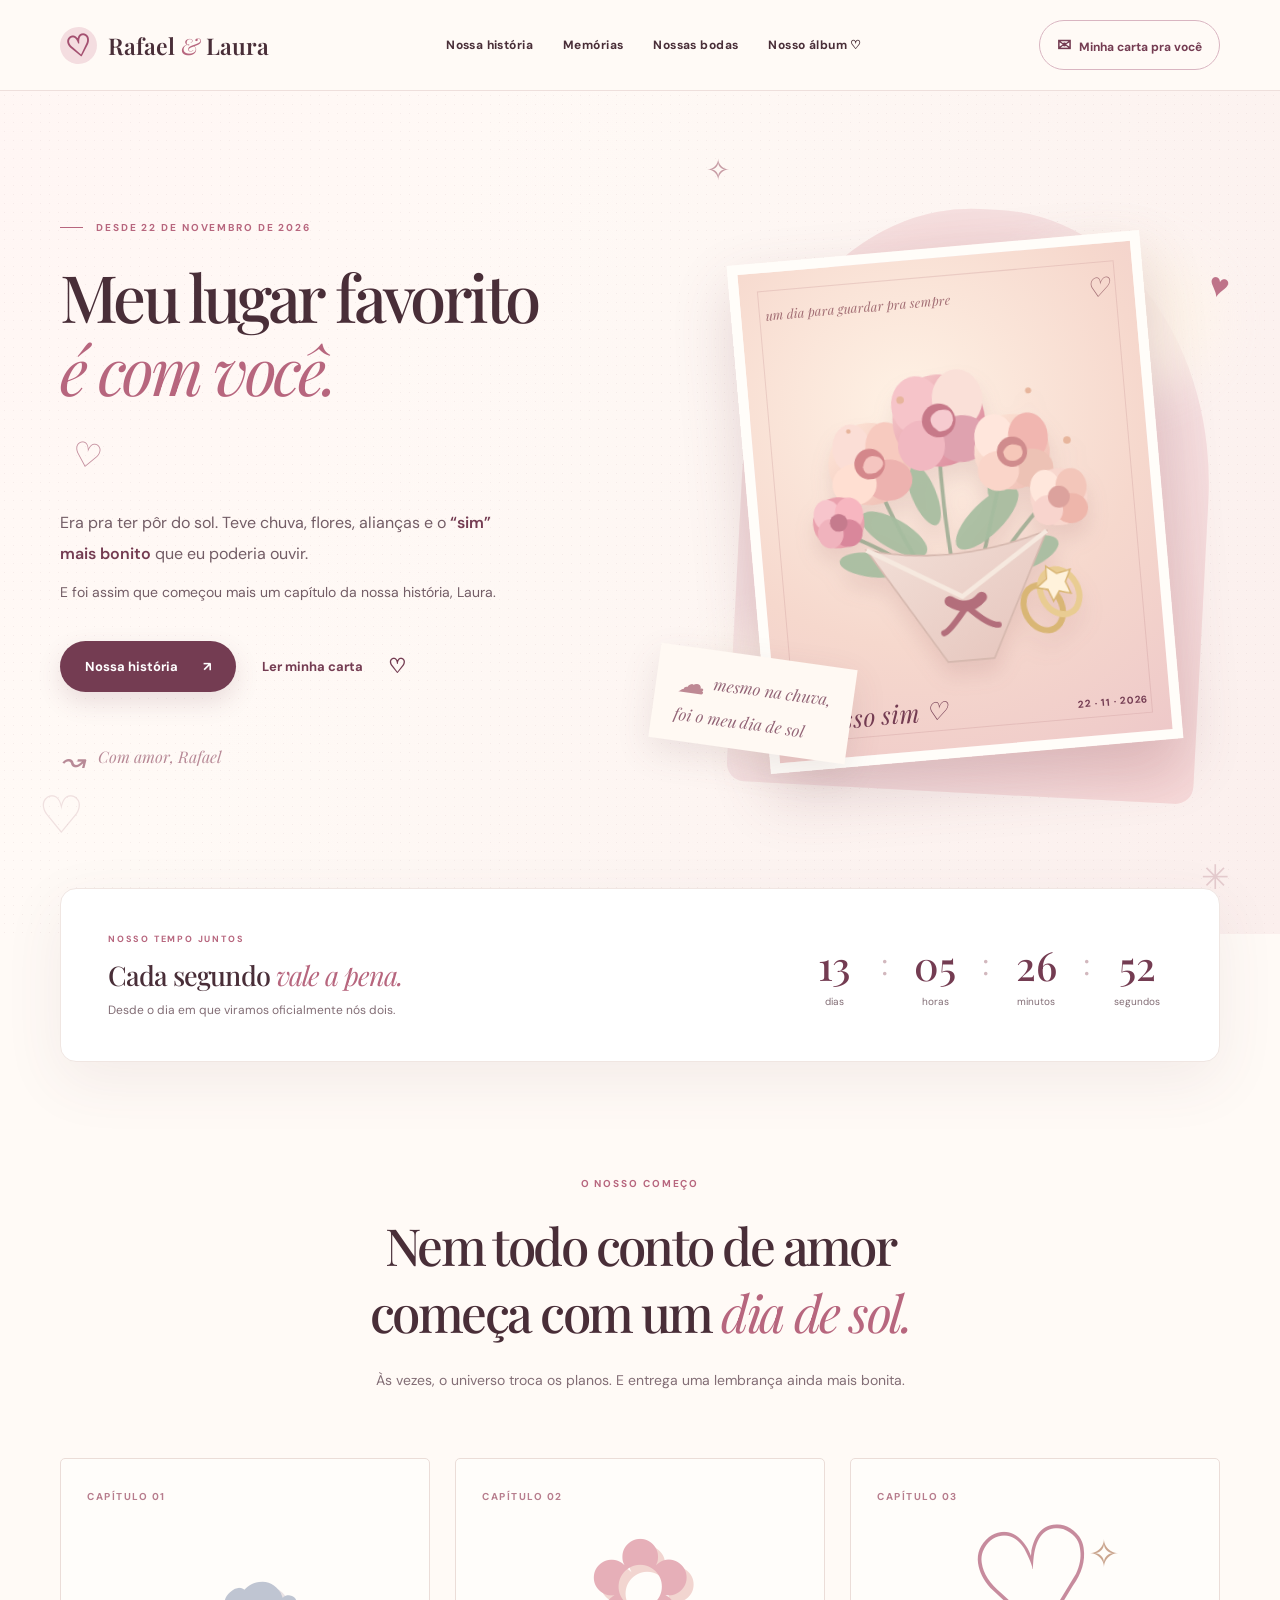
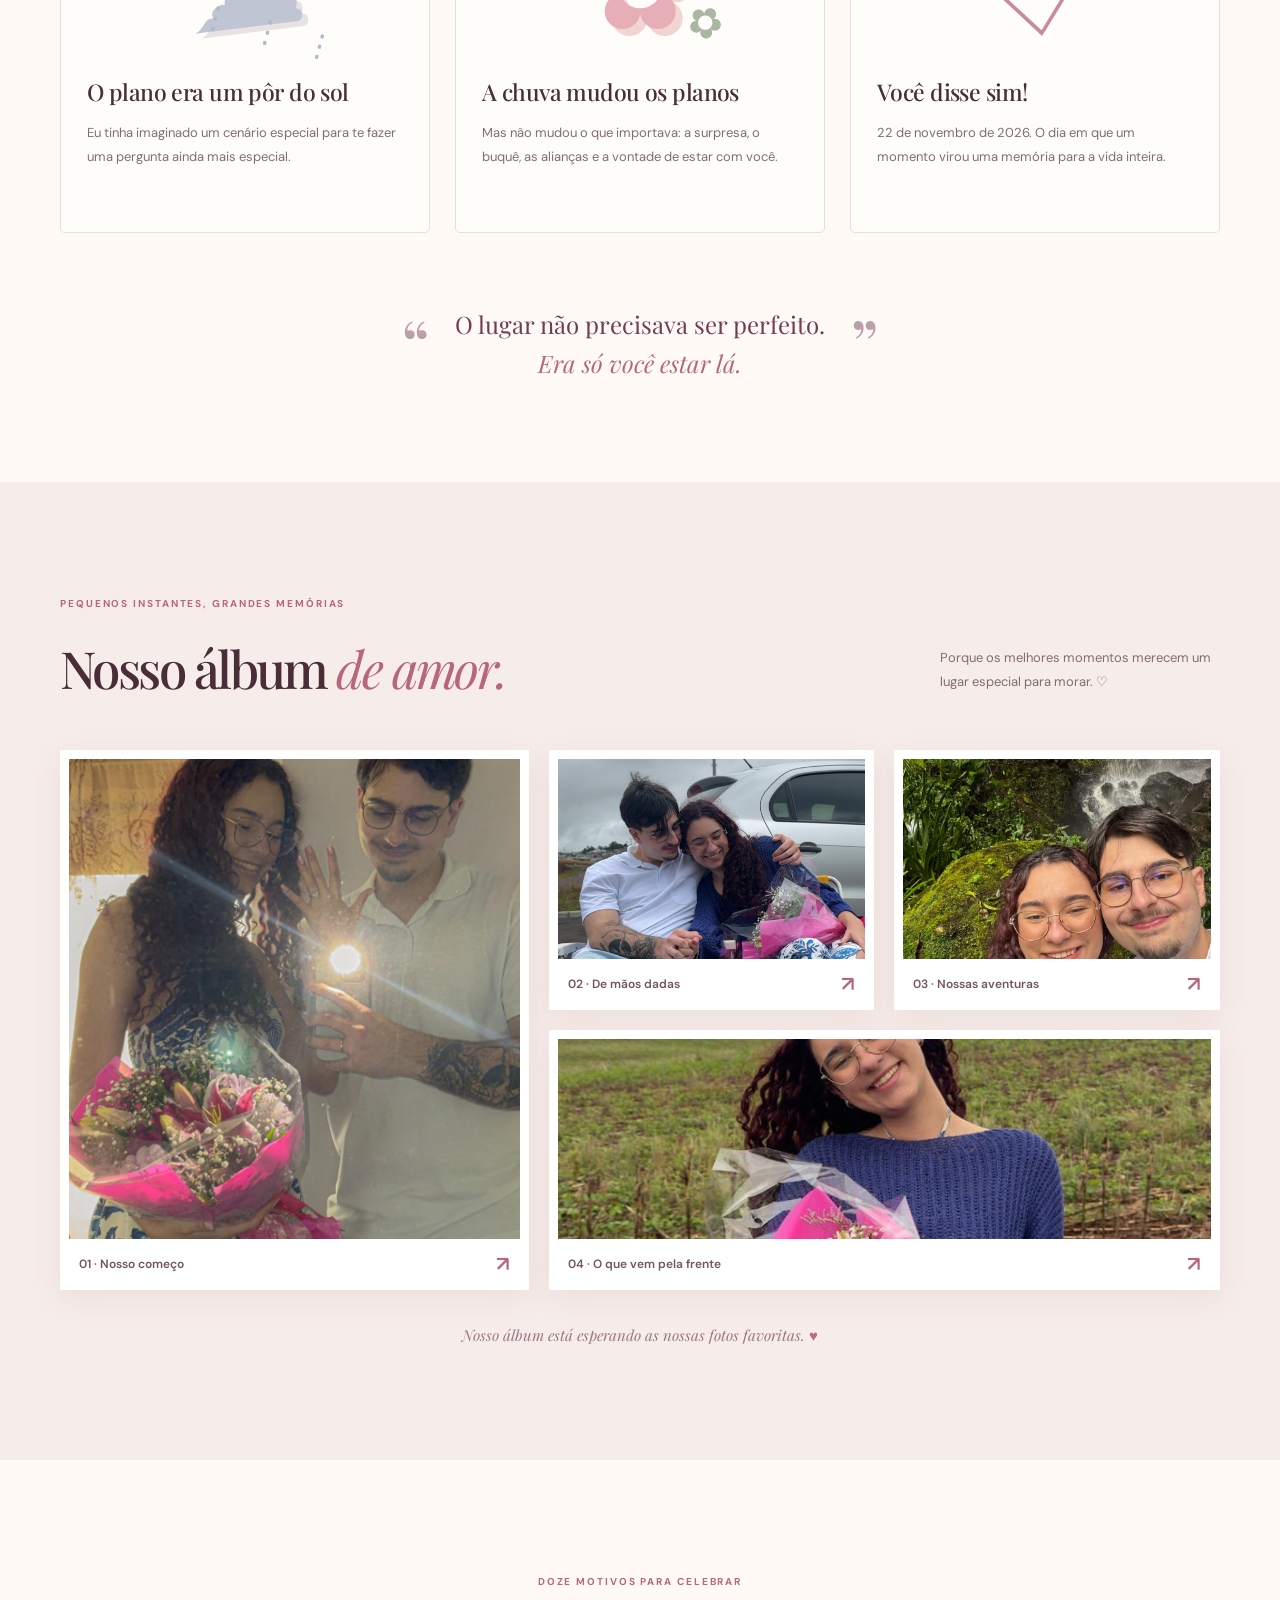
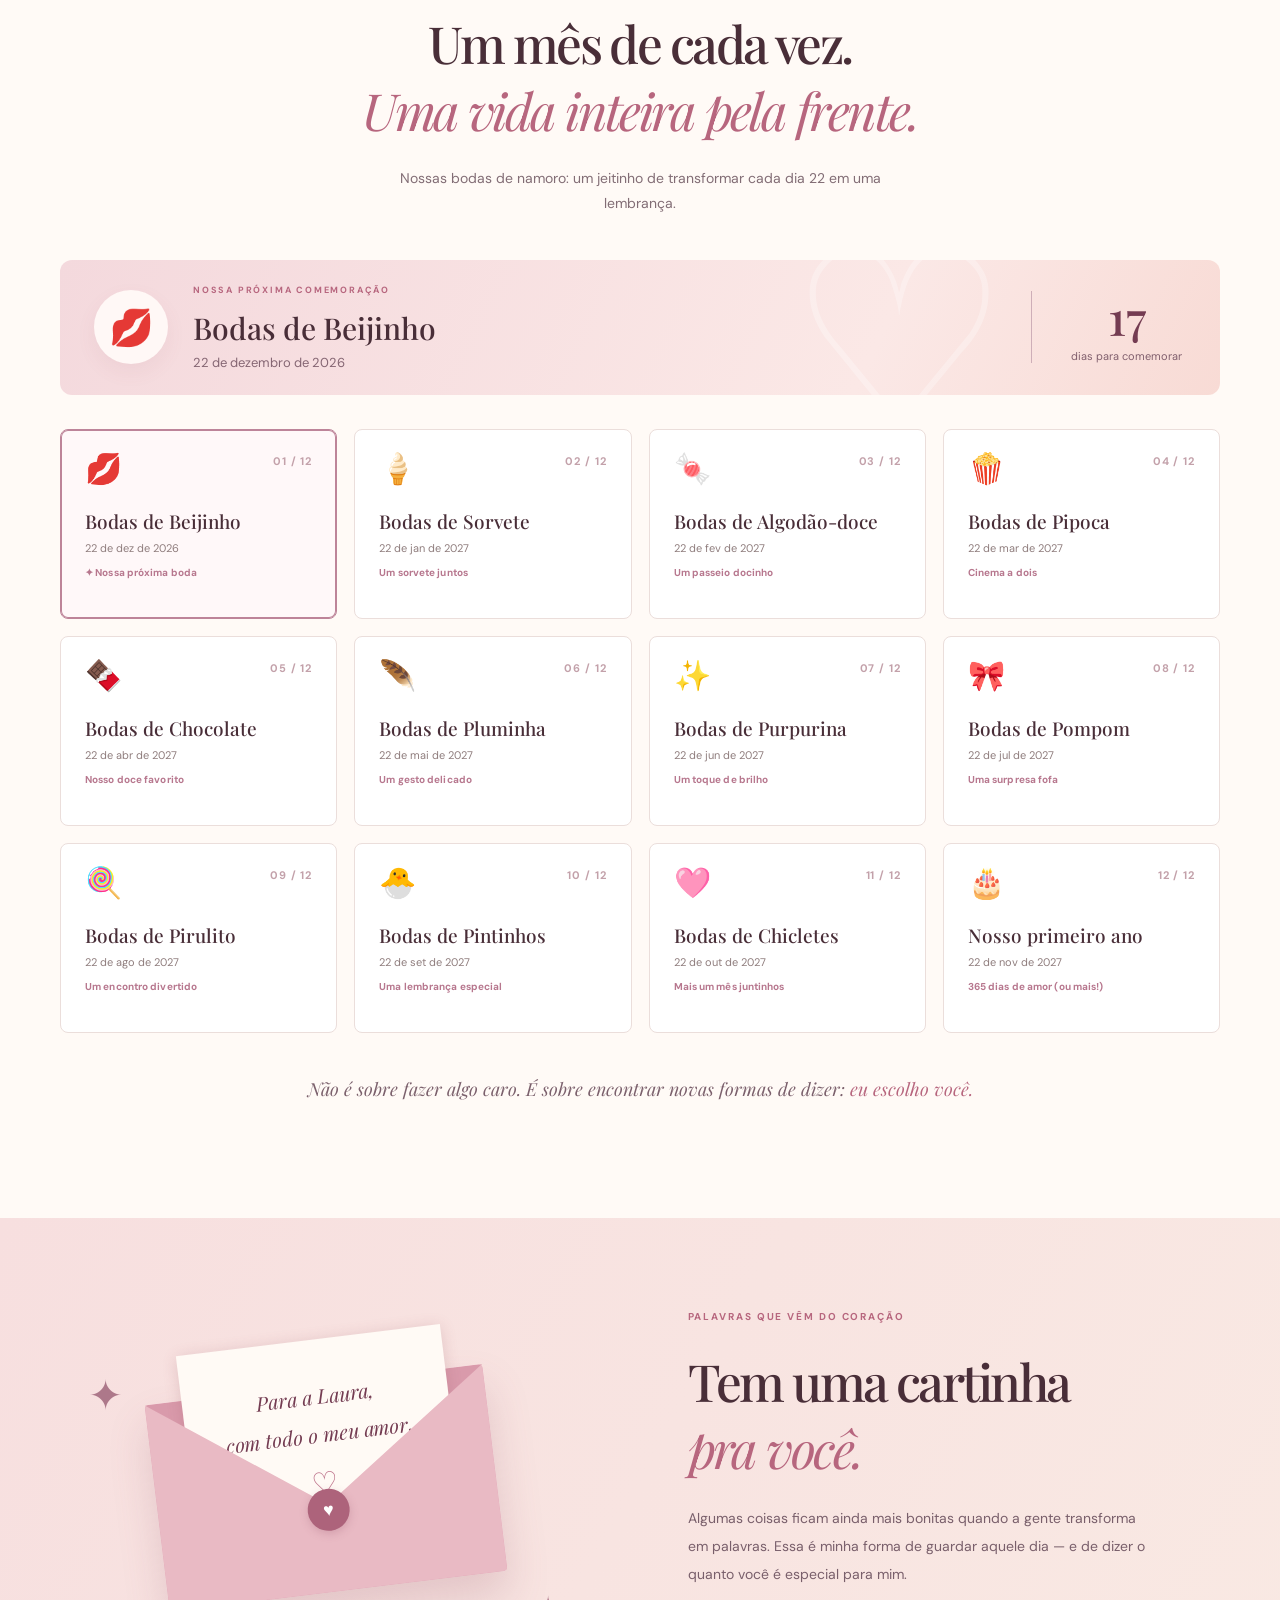
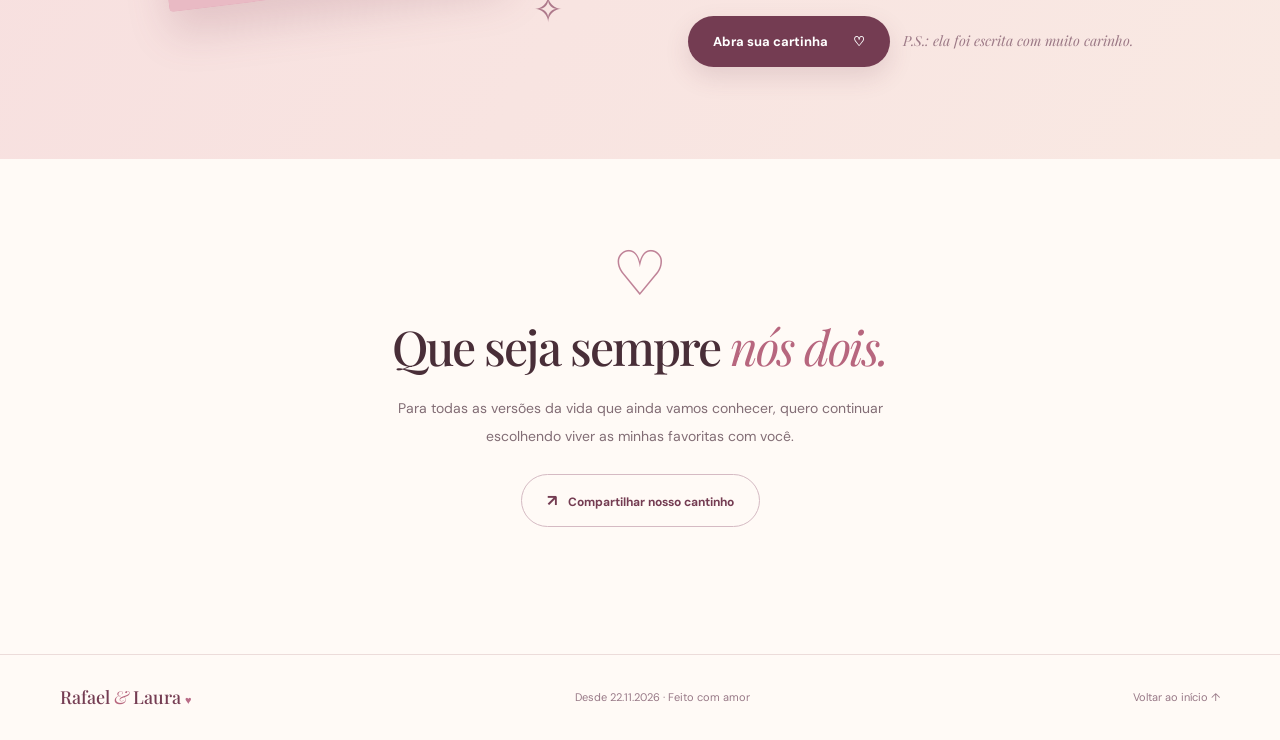
<file: index.html>
<!doctype html>
<html lang="pt-BR">
<head>
  <meta charset="UTF-8" />
  <meta name="viewport" content="width=device-width, initial-scale=1, viewport-fit=cover" />
  <meta name="theme-color" content="#fff9f6" />
  <meta name="description" content="Um cantinho só nosso. A história de Rafael e Laura, desde 22 de novembro de 2026." />
  <meta property="og:type" content="website" />
  <meta property="og:title" content="Rafael & Laura | Nosso cantinho ♡" />
  <meta property="og:description" content="Era pra ter pôr do sol. Teve chuva. E foi perfeito mesmo assim. ♡" />
  <title>Rafael & Laura ♡ | Nosso cantinho</title>
  <link rel="preconnect" href="https://fonts.googleapis.com" />
  <link rel="preconnect" href="https://fonts.gstatic.com" crossorigin />
  <link href="https://fonts.googleapis.com/css2?family=DM+Sans:wght@400;500;600;700&family=Playfair+Display:ital,wght@0,400;0,500;0,600;0,700;1,400;1,500;1,600&display=swap" rel="stylesheet" />
  <link rel="stylesheet" href="style.css" />
  <script src="script.js" defer></script>
</head>
<body>
  <a class="skip-link" href="#inicio">Pular para o conteúdo</a>
  <header class="site-header" id="topo">
    <div class="container header-inner">
      <a class="brand" href="#inicio" aria-label="Rafael e Laura, voltar ao início"><span class="brand-mark">♡</span><span>Rafael <i>&</i> Laura</span></a>
      <nav class="desktop-nav" aria-label="Navegação principal">
        <a href="#historia">Nossa história</a>
        <a href="#memorias">Memórias</a>
        <a href="#bodas">Nossas bodas</a>
        <a href="album.html">Nosso álbum ♡</a>
      </nav>
      <button class="header-love" type="button" data-open-letter><span aria-hidden="true">✉</span> Minha carta pra você</button>
      <button class="mobile-menu-toggle" id="menuToggle" type="button" aria-controls="mobileNav" aria-expanded="false" aria-label="Abrir menu"><span></span><span></span><span></span></button>
    </div>
    <nav class="mobile-nav" id="mobileNav" aria-label="Navegação móvel" hidden>
      <a href="#historia">Nossa história</a><a href="#memorias">Memórias</a><a href="#bodas">Nossas bodas</a><a href="album.html">Nosso álbum ♡</a><button type="button" data-open-letter>Minha carta pra você ♡</button>
    </nav>
  </header>

  <main id="inicio">
    <section class="hero section-pad">
      <div class="hero-grain" aria-hidden="true"></div>
      <span class="deco deco-one" aria-hidden="true">✧</span><span class="deco deco-two" aria-hidden="true">♡</span><span class="deco deco-three" aria-hidden="true">✳</span>
      <div class="container hero-grid">
        <div class="hero-content">
          <p class="eyebrow"><span class="eyebrow-line"></span> DESDE 22 DE NOVEMBRO DE 2026</p>
          <h1>Meu lugar favorito <em>é com você.</em><span class="headline-heart" aria-hidden="true">♡</span></h1>
          <p class="hero-lead">Era pra ter pôr do sol. Teve chuva, flores, alianças e o <strong>“sim” mais bonito</strong> que eu poderia ouvir.</p>
          <p class="hero-lead hero-lead-small">E foi assim que começou mais um capítulo da nossa história, Laura.</p>
          <div class="hero-actions">
            <a class="button button-primary" href="#historia">Nossa história <span aria-hidden="true">↗</span></a>
            <button class="button button-text" type="button" data-open-letter>Ler minha carta <span aria-hidden="true">♡</span></button>
          </div>
          <div class="signature-line"><span class="signature-squiggle" aria-hidden="true">↝</span> Com amor, Rafael</div>
        </div>
        <div class="hero-art" aria-label="Ilustração de flores e alianças para lembrar nosso pedido de namoro">
          <div class="hero-art-back"></div>
          <div class="art-glow art-glow-one"></div><div class="art-glow art-glow-two"></div>
          <div class="postcard-frame">
            <div class="postcard-top">um dia para guardar pra sempre <span>♡</span></div>
            <svg class="bouquet" viewBox="0 0 470 490" aria-hidden="true" role="presentation">
              <defs>
                <linearGradient id="petal" x1="0" y1="0" x2="1" y2="1"><stop offset="0" stop-color="#f9d2d0"/><stop offset=".5" stop-color="#e9a8b2"/><stop offset="1" stop-color="#d78396"/></linearGradient>
                <linearGradient id="petal2" x1="0" y1="0" x2="1" y2="1"><stop offset="0" stop-color="#ffe9db"/><stop offset="1" stop-color="#edb9af"/></linearGradient>
                <linearGradient id="wrap" x1="0" y1="0" x2="1" y2="1"><stop offset="0" stop-color="#f2dfd7"/><stop offset="1" stop-color="#e5c4bc"/></linearGradient>
              </defs>
              <g opacity=".65" stroke="#7e9b7d" fill="none" stroke-width="5" stroke-linecap="round">
                <path d="M236 407Q166 313 129 187M236 407Q215 291 221 143M236 407Q272 300 310 171M236 408Q287 304 367 240M236 407Q195 319 77 267"/>
              </g>
              <g fill="#a6bda0" opacity=".92">
                <ellipse cx="152" cy="277" rx="19" ry="49" transform="rotate(-55 152 277)"/><ellipse cx="121" cy="315" rx="16" ry="44" transform="rotate(-79 121 315)"/>
                <ellipse cx="275" cy="267" rx="21" ry="54" transform="rotate(50 275 267)"/><ellipse cx="321" cy="318" rx="19" ry="46" transform="rotate(73 321 318)"/>
                <ellipse cx="195" cy="228" rx="16" ry="44" transform="rotate(-18 195 228)"/><ellipse cx="301" cy="205" rx="15" ry="43" transform="rotate(24 301 205)"/>
              </g>
              <g transform="translate(128 183)"><circle r="54" fill="url(#petal2)"/><ellipse cx="-22" cy="-22" rx="25" ry="32" fill="#fbded6"/><ellipse cx="23" cy="-19" rx="27" ry="34" fill="#f7cabf"/><ellipse cx="23" cy="23" rx="31" ry="27" fill="#edb2af"/><ellipse cx="-22" cy="25" rx="29" ry="27" fill="#ffdfd2"/><circle r="20" fill="#d4878b"/><path d="M-9 3Q-4-16 13-8Q25 2 7 12Q-9 15-9 3Z" fill="#f5c5c0"/></g>
              <g transform="translate(223 134) scale(1.1)"><circle r="55" fill="url(#petal)"/><ellipse cx="-25" cy="-20" rx="30" ry="35" fill="#f6c4c9"/><ellipse cx="24" cy="-24" rx="30" ry="35" fill="#fae0d8"/><ellipse cx="26" cy="24" rx="31" ry="28" fill="#dfa2af"/><ellipse cx="-23" cy="28" rx="28" ry="30" fill="#f1b8c1"/><circle r="20" fill="#c77989"/><path d="M-7 7Q-15-6 1-12Q18-15 17 1Q14 14-1 13" fill="#f6cbd0"/></g>
              <g transform="translate(315 183) scale(.9)"><circle r="55" fill="url(#petal2)"/><ellipse cx="-24" cy="-23" rx="29" ry="34" fill="#ffe6dc"/><ellipse cx="25" cy="-20" rx="29" ry="35" fill="#f1b6b0"/><ellipse cx="27" cy="26" rx="31" ry="28" fill="#edc2b5"/><ellipse cx="-22" cy="26" rx="30" ry="29" fill="#fad5c9"/><circle r="22" fill="#d08c8d"/><path d="M-13-1Q-4-17 13-7Q20 8 5 13Q-11 16-13-1Z" fill="#f6c7b9"/></g>
              <g transform="translate(81 256) scale(.58)"><circle r="58" fill="#e9a1ad"/><ellipse cx="-25" cy="-19" rx="30" ry="35" fill="#f7c5cc"/><ellipse cx="25" cy="-18" rx="32" ry="37" fill="#f7b6c0"/><ellipse cx="20" cy="25" rx="32" ry="31" fill="#d9879b"/><ellipse cx="-20" cy="23" rx="29" ry="33" fill="#f0b3bd"/><circle r="20" fill="#c57b8d"/></g>
              <g transform="translate(371 247) scale(.68)"><circle r="55" fill="#f8d7ce"/><ellipse cx="-25" cy="-19" rx="29" ry="35" fill="#ffe7dc"/><ellipse cx="25" cy="-18" rx="30" ry="35" fill="#f3c6ba"/><ellipse cx="22" cy="24" rx="32" ry="29" fill="#eeb6ab"/><ellipse cx="-23" cy="24" rx="29" ry="29" fill="#f8d4cd"/><circle r="21" fill="#dca29d"/></g>
              <g fill="#e7b59c"><circle cx="175" cy="103" r="5"/><circle cx="343" cy="105" r="4"/><circle cx="104" cy="138" r="3"/><circle cx="388" cy="174" r="5"/></g>
              <path d="M114 295Q223 327 351 290L269 450H208Z" fill="url(#wrap)" stroke="#d5b8ae" stroke-width="2"/>
              <path d="M114 295L234 366L351 290" fill="none" stroke="#f6e9df" stroke-width="6"/>
              <path d="M217 371Q240 388 259 369" stroke="#b36e7b" stroke-width="14" stroke-linecap="round" fill="none"/><path d="M237 381Q214 410 206 412M240 381Q265 407 278 407" stroke="#b36e7b" stroke-width="8" fill="none" stroke-linecap="round"/>
              <g transform="translate(338 390) rotate(-24)"><ellipse cx="0" cy="0" rx="24" ry="31" stroke="#d9b675" stroke-width="8" fill="none"/><ellipse cx="29" cy="-8" rx="24" ry="31" stroke="#e9cc92" stroke-width="8" fill="none"/><path d="M29-46L37-31L55-27L42-16L41 1L29-9L16-1L17-18L5-27L22-31Z" fill="#fff2db" stroke="#d9b675" stroke-width="2"/></g>
            </svg>
            <div class="postcard-bottom"><span>o nosso sim ♡</span><small>22 · 11 · 2026</small></div>
          </div>
          <div class="floating-note"><span>☁</span> mesmo na chuva,<br />foi o meu dia de sol</div>
          <div class="little-heart" aria-hidden="true">♥</div>
        </div>
      </div>
    </section>

    <section class="time-section" aria-label="Nosso tempo juntos">
      <div class="container"><div class="time-card">
        <div class="time-intro"><span class="micro-label">NOSSO TEMPO JUNTOS</span><h2>Cada segundo <em>vale a pena.</em></h2><p>Desde o dia em que viramos oficialmente nós dois.</p></div>
        <div class="time-counter" aria-label="Tempo de namoro atualizado automaticamente">
          <div class="count-box"><strong id="days">0</strong><span>dias</span></div><span class="count-divider">:</span>
          <div class="count-box"><strong id="hours">00</strong><span>horas</span></div><span class="count-divider">:</span>
          <div class="count-box"><strong id="minutes">00</strong><span>minutos</span></div><span class="count-divider">:</span>
          <div class="count-box"><strong id="seconds">00</strong><span>segundos</span></div>
        </div>
      </div></div>
    </section>

    <section class="story-section section-pad" id="historia">
      <div class="container">
        <div class="section-heading centered reveal"><p class="eyebrow centered-eyebrow">O NOSSO COMEÇO</p><h2>Nem todo conto de amor<br />começa com um <em>dia de sol.</em></h2><p>Às vezes, o universo troca os planos. E entrega uma lembrança ainda mais bonita.</p></div>
        <div class="story-grid">
          <article class="story-card reveal"><span class="story-index">CAPÍTULO 01</span><div class="story-art rainy" aria-hidden="true"><span>☁</span><span class="rain-symbol">⋮ ⋮ ⋮</span></div><h3>O plano era um pôr do sol</h3><p>Eu tinha imaginado um cenário especial para te fazer uma pergunta ainda mais especial.</p></article>
          <article class="story-card reveal"><span class="story-index">CAPÍTULO 02</span><div class="story-art flowers" aria-hidden="true"><span>✿</span><span class="flower-side">✿</span></div><h3>A chuva mudou os planos</h3><p>Mas não mudou o que importava: a surpresa, o buquê, as alianças e a vontade de estar com você.</p></article>
          <article class="story-card reveal"><span class="story-index">CAPÍTULO 03</span><div class="story-art hearts" aria-hidden="true"><span>♡</span><span class="heart-side">✧</span></div><h3>Você disse sim!</h3><p>22 de novembro de 2026. O dia em que um momento virou uma memória para a vida inteira.</p></article>
        </div>
        <div class="story-quote reveal"><span aria-hidden="true">“</span><blockquote>O lugar não precisava ser perfeito.<br /><em>Era só você estar lá.</em></blockquote><span aria-hidden="true">”</span></div>
      </div>
    </section>

    <section class="gallery-section section-pad" id="memorias">
      <div class="container">
        <div class="section-top reveal"><div><p class="eyebrow">PEQUENOS INSTANTES, GRANDES MEMÓRIAS</p><h2>Nosso álbum <em>de amor.</em></h2></div><p>Porque os melhores momentos merecem um lugar especial para morar. ♡</p></div>
        <div class="memory-grid" id="memoryGrid">
          <figure class="memory-card memory-one reveal"><div class="memory-photo" data-photo="fotos/01.jpeg"><div class="photo-placeholder"><span>♡</span><small>nosso primeiro registro</small></div></div><figcaption><span>01 · Nosso começo</span><span aria-hidden="true">↗</span></figcaption></figure>
          <figure class="memory-card memory-two reveal"><div class="memory-photo" data-photo="fotos/02.jpeg"><div class="photo-placeholder"><span>✿</span><small>um momento só nosso</small></div></div><figcaption><span>02 · De mãos dadas</span><span aria-hidden="true">↗</span></figcaption></figure>
          <figure class="memory-card memory-three reveal"><div class="memory-photo" data-photo="fotos/03.jpeg"><div class="photo-placeholder"><span>✧</span><small>mais um dia feliz</small></div></div><figcaption><span>03 · Nossas aventuras</span><span aria-hidden="true">↗</span></figcaption></figure>
          <figure class="memory-card memory-four reveal"><div class="memory-photo" data-photo="fotos/04.jpeg"><div class="photo-placeholder"><span>♥</span><small>e muitas memórias por vir</small></div></div><figcaption><span>04 · O que vem pela frente</span><span aria-hidden="true">↗</span></figcaption></figure>
        </div>
        <p class="gallery-footnote">Nosso álbum está esperando as nossas fotos favoritas. <span>♥</span></p>
      </div>
    </section>

    <section class="months-section section-pad" id="bodas">
      <div class="container">
        <div class="section-heading centered reveal"><p class="eyebrow centered-eyebrow">DOZE MOTIVOS PARA CELEBRAR</p><h2>Um mês de cada vez.<br /><em>Uma vida inteira pela frente.</em></h2><p>Nossas bodas de namoro: um jeitinho de transformar cada dia 22 em uma lembrança.</p></div>
        <div class="next-month-card reveal"><div class="next-icon" id="nextIcon" aria-hidden="true">💋</div><div class="next-copy"><span class="micro-label">NOSSA PRÓXIMA COMEMORAÇÃO</span><h3 id="nextTitle">Bodas de Beijinho</h3><p id="nextDate">22 de dezembro de 2026</p></div><div class="next-days"><strong id="nextDays">—</strong><span id="nextDaysLabel">dias para comemorar</span></div></div>
        <div class="months-grid" id="monthsGrid" aria-label="Calendário das nossas bodas"></div>
        <p class="months-note">Não é sobre fazer algo caro. É sobre encontrar novas formas de dizer: <em>eu escolho você.</em></p>
      </div>
    </section>

    <section class="letter-section section-pad" id="carta">
      <div class="container letter-grid">
        <div class="letter-art reveal" aria-hidden="true"><div class="envelope"><div class="envelope-paper"><span>Para a Laura,</span><span>com todo o meu amor.</span><span>♡</span></div><div class="envelope-flap"></div><div class="envelope-seal">♥</div></div><span class="letter-sparkle sparkle-a">✦</span><span class="letter-sparkle sparkle-b">✧</span></div>
        <div class="letter-copy reveal"><p class="eyebrow">PALAVRAS QUE VÊM DO CORAÇÃO</p><h2>Tem uma cartinha <em>pra você.</em></h2><p>Algumas coisas ficam ainda mais bonitas quando a gente transforma em palavras. Essa é minha forma de guardar aquele dia — e de dizer o quanto você é especial para mim.</p><button class="button button-primary" type="button" data-open-letter>Abra sua cartinha <span aria-hidden="true">♡</span></button><span class="tiny-note">P.S.: ela foi escrita com muito carinho.</span></div>
      </div>
    </section>

    <section class="ending-section"><div class="container ending-content"><div class="ending-heart" aria-hidden="true">♡</div><h2>Que seja sempre <em>nós dois.</em></h2><p>Para todas as versões da vida que ainda vamos conhecer, quero continuar escolhendo viver as minhas favoritas com você.</p><button class="share-button" id="shareButton" type="button" aria-label="Copiar link deste site"><span aria-hidden="true">↗</span> Compartilhar nosso cantinho</button><span id="shareStatus" class="share-status" role="status" aria-live="polite"></span></div></section>
  </main>

  <footer class="site-footer"><div class="container footer-inner"><span>Rafael <i>&</i> Laura <span class="footer-heart">♥</span></span><span>Desde 22.11.2026 · Feito com amor</span><a href="#topo">Voltar ao início ↑</a></div></footer>

  <div class="modal" id="letterModal" hidden>
    <div class="modal-backdrop" data-close-letter></div>
    <section class="modal-dialog" role="dialog" aria-modal="true" aria-labelledby="letterModalTitle" tabindex="-1">
      <button class="modal-close" type="button" aria-label="Fechar carta" data-close-letter>×</button>
      <div class="letter-inside"><span class="letter-inside-top">UMA CARTA SÓ SUA ✿</span><h2 id="letterModalTitle">Para você, <em>Laura.</em></h2>
        <p>Eu tinha imaginado um pôr do sol para aquele dia. Mas a chuva chegou e mudou os planos. E sabe de uma coisa? Hoje eu não mudaria nada.</p>
        <p>Porque a parte mais bonita daquele dia nunca foi o cenário. Foi você. Seu sorriso, a surpresa, as flores, as alianças e aquele <strong>“sim”</strong> que eu vou guardar comigo.</p>
        <p>Quero colecionar momentos ao seu lado: dos mais simples aos mais inesquecíveis. Quero rir com você, cuidar de você e encontrar, em cada dia, um novo motivo para te escolher.</p>
        <p>Obrigado por fazer parte da minha vida e por começar esse capítulo comigo. Que venham nossos dias 22, nossas aventuras e todos os sonhos que ainda vamos realizar.</p>
        <p class="letter-signoff">Com todo meu carinho,<br /><strong>Rafael ♡</strong></p>
      </div>
    </section>
  </div>
</body>
</html>
</file>
<file: style.css>
:root{--ink:#492e38;--muted:#826d75;--wine:#743c52;--rose:#b7667e;--darkrose:#995269;--blush:#f5d8d6;--cream:#fffaf6;--warm:#fdf5f0;--line:#eadcda;--serif:'Playfair Display',Georgia,serif;--sans:'DM Sans',Arial,sans-serif}*{box-sizing:border-box}html{scroll-behavior:smooth;scroll-padding-top:105px}body{margin:0;overflow-x:hidden;background:var(--cream);color:var(--ink);font-family:var(--sans);-webkit-font-smoothing:antialiased}button,a{-webkit-tap-highlight-color:transparent}button{font:inherit;cursor:pointer}a{color:inherit;text-decoration:none}button:focus-visible,a:focus-visible{outline:3px solid #be6883;outline-offset:4px}h1,h2,h3,p{margin-top:0}h1,h2,h3{font-family:var(--serif);font-weight:500}em{font-weight:400}::selection{background:#edd0d7;color:#56273f}.container{width:min(1160px,calc(100% - 64px));margin-inline:auto}.section-pad{padding:115px 0}.skip-link{position:absolute;top:-100px;left:8px;z-index:500;background:#fff;padding:12px 20px}.skip-link:focus{top:8px}.site-header{position:sticky;z-index:50;top:0;background:rgba(255,250,246,.92);backdrop-filter:blur(18px);-webkit-backdrop-filter:blur(18px);border-bottom:1px solid rgba(222,197,196,.5)}.header-inner{height:90px;display:flex;align-items:center;justify-content:space-between;gap:20px}.brand{font-family:var(--serif);font-size:23px;font-weight:600;display:flex;align-items:center;gap:11px;white-space:nowrap}.brand i,.site-footer i{font-family:var(--serif);font-weight:400;color:var(--rose)}.brand-mark{width:37px;height:37px;border-radius:50%;background:#f4dde0;color:#a45070;display:grid;place-items:center;font-size:29px;line-height:1;transform:rotate(-12deg)}.desktop-nav{display:flex;align-items:center;gap:30px}.desktop-nav a{font-size:12px;font-weight:700;letter-spacing:.035em;transition:color .2s}.desktop-nav a:hover{color:var(--rose)}.header-love{border:1px solid #d9b5c1;color:var(--wine);background:transparent;padding:13px 17px;border-radius:30px;font-size:12px;font-weight:700;transition:background .2s,transform .2s;white-space:nowrap}.header-love:hover{background:#f7e9ea;transform:translateY(-2px)}.header-love span{font-size:17px;margin-right:5px}.mobile-menu-toggle,.mobile-nav{display:none}.hero{position:relative;padding-top:104px;padding-bottom:124px;background:radial-gradient(circle at 0 10%,#fff6f4 0,transparent 45%),linear-gradient(115deg,#fffaf6 30%,#fbefed 100%);isolation:isolate}.hero-grain{position:absolute;inset:0;z-index:-1;pointer-events:none;background-image:radial-gradient(#bf9fa3 0.4px,transparent 0.4px);background-size:9px 9px;opacity:.14}.deco{position:absolute;color:#c79ca5;pointer-events:none}.deco-one{top:60px;right:43%;font-size:29px}.deco-two{bottom:85px;left:3%;font-size:52px;opacity:.27}.deco-three{right:4%;bottom:34px;font-size:34px;opacity:.43}.hero-grid{display:grid;grid-template-columns:1.04fr .96fr;align-items:center;gap:54px}.hero-content{position:relative;z-index:1;padding-bottom:6px}.eyebrow{color:var(--rose);letter-spacing:.19em;font-size:10px;font-weight:700;margin-bottom:25px}.eyebrow-line{display:inline-block;height:1px;background:var(--rose);width:23px;vertical-align:middle;margin-right:9px}.hero h1{font-size:clamp(58px,5.1vw,81px);line-height:1.13;letter-spacing:-.055em;max-width:620px;margin-bottom:27px}.hero h1 em{color:var(--rose);display:block}.headline-heart{display:inline-block;color:#c28b9b;font-family:var(--sans);font-size:.52em;transform:rotate(11deg) translate(11px,-5px);font-weight:300}.hero-lead{max-width:455px;color:#735d66;font-size:16px;line-height:1.95;margin-bottom:10px}.hero-lead strong{font-weight:600;color:var(--wine)}.hero-lead-small{font-size:14px;margin-bottom:30px}.hero-actions{display:flex;align-items:center;gap:21px;flex-wrap:wrap}.button{display:inline-flex;align-items:center;justify-content:center;gap:25px;border-radius:99px;padding:17px 25px;font-size:13px;font-weight:700;transition:transform .22s,background .22s,box-shadow .22s;border:0}.button:hover{transform:translateY(-3px)}.button-primary{color:#fff;background:var(--wine);box-shadow:0 10px 25px rgba(116,60,82,.15)}.button-primary:hover{background:#8e5268;box-shadow:0 13px 28px rgba(116,60,82,.22)}.button-text{color:var(--wine);background:none;padding-inline:5px;box-shadow:none}.button-text span{font-size:20px}.signature-line{font-family:var(--serif);color:#b88a97;font-style:italic;font-size:16px;margin-top:44px}.signature-squiggle{font-size:29px;margin-right:10px;vertical-align:middle}.hero-art{height:615px;position:relative;display:flex;align-items:center;justify-content:center;isolation:isolate}.hero-art-back{position:absolute;width:88%;height:95%;border-radius:48% 48% 18px 18px;background:linear-gradient(135deg,#f5d7d6,#f3dbdd 50%,#f4cfcf);transform:translate(20px,-1px) rotate(3deg);box-shadow:inset 0 0 60px #fff5}.art-glow{position:absolute;background:#fff5e9;filter:blur(24px);border-radius:50%;opacity:.8}.art-glow-one{width:200px;height:150px;top:50px;right:5px}.art-glow-two{width:160px;height:130px;bottom:50px;left:20px}.postcard-frame{position:relative;width:78%;height:83%;border:10px solid #fffdf9;background:radial-gradient(circle at 40% 30%,#fff2e5,#f6d8cd 57%,#eec9c9);box-shadow:0 25px 60px rgba(115,64,77,.2);transform:rotate(-5deg);display:flex;flex-direction:column;overflow:hidden;z-index:1}.postcard-frame::before{content:'';position:absolute;inset:18px;border:1px solid rgba(188,130,137,.25);pointer-events:none}.postcard-top{display:flex;justify-content:space-between;align-items:center;margin:24px 25px 0;font-family:var(--serif);font-style:italic;color:#a36f75;font-size:13px;z-index:1}.postcard-top span{font-size:27px}.bouquet{width:100%;max-height:380px;flex:1;filter:drop-shadow(0 14px 10px rgba(130,71,80,.13))}.postcard-bottom{display:flex;align-items:baseline;justify-content:space-between;margin:0 22px 23px;position:relative;z-index:1;color:var(--wine)}.postcard-bottom span{font-size:25px;font-family:var(--serif);font-style:italic}.postcard-bottom small{font-size:10px;font-weight:700;letter-spacing:.08em}.floating-note{position:absolute;bottom:60px;left:-35px;background:#fff9f3;z-index:2;transform:rotate(8deg);box-shadow:0 12px 35px rgba(111,72,82,.12);padding:15px 22px;color:#936577;font:italic 16px/1.5 var(--serif);max-width:204px}.floating-note span{color:#be8994;font-size:27px;vertical-align:middle;margin-right:5px}.little-heart{position:absolute;right:-9px;top:68px;z-index:2;color:#be7389;font-size:34px;transform:rotate(14deg)}.time-section{position:relative;z-index:2;margin-top:-46px}.time-card{background:#fff;box-shadow:0 19px 60px rgba(106,65,75,.08);border:1px solid #f0e6e2;border-radius:16px;min-height:174px;display:flex;align-items:center;justify-content:space-between;gap:30px;padding:33px 47px}.micro-label{display:block;font-size:9px;letter-spacing:.2em;color:var(--rose);font-weight:700;margin-bottom:12px}.time-intro h2{font-size:27px;letter-spacing:-.035em;margin-bottom:9px}.time-intro h2 em{color:var(--rose)}.time-intro p{margin:0;color:var(--muted);font-size:12px}.time-counter{display:flex;align-items:center;gap:12px;flex-shrink:0}.count-box{min-width:70px;text-align:center}.count-box strong{font-size:40px;line-height:1.1;font-weight:500;font-family:var(--serif);color:var(--wine);display:block;font-variant-numeric:tabular-nums}.count-box span{font-size:10px;color:var(--muted);display:block;margin-top:8px}.count-divider{align-self:flex-start;margin-top:2px;color:#d2b8be;font-size:28px;font-family:var(--serif)}.section-heading{text-align:center;max-width:740px;margin:0 auto 65px}.centered-eyebrow{margin-bottom:22px}.section-heading h2,.section-top h2,.letter-copy h2{font-size:clamp(37px,4vw,55px);line-height:1.31;letter-spacing:-.05em;margin-bottom:22px}.section-heading h2 em,.section-top h2 em,.letter-copy h2 em{color:var(--rose)}.section-heading p:last-child{font-size:14px;line-height:1.8;color:var(--muted);max-width:550px;margin:0 auto}.story-section{background:var(--cream);padding-bottom:100px}.story-grid{display:grid;grid-template-columns:repeat(3,minmax(0,1fr));gap:25px}.story-card{border:1px solid #ebddd8;background:#fffdfa;border-radius:5px;padding:25px 26px 30px;min-height:375px;transition:transform .25s,box-shadow .25s}.story-card:hover{transform:translateY(-6px);box-shadow:0 14px 29px rgba(109,73,78,.07)}.story-index{font-size:10px;letter-spacing:.15em;color:#b77d8d;font-weight:700}.story-art{height:145px;display:flex;align-items:center;justify-content:center;position:relative;margin:8px 0 18px}.story-art.rainy span:first-child{font-size:120px;color:#bfc5d2;line-height:1;transform:rotate(-7deg);text-shadow:5px 6px #e9e2e4}.rain-symbol{position:absolute;bottom:5px;left:calc(50% - 47px);font-size:31px;letter-spacing:8px;color:#aeb9c4;transform:rotate(15deg)}.story-art.flowers span:first-child{font-size:127px;color:#e6afb8;line-height:1;text-shadow:7px 7px #f2d5d0}.flower-side{position:absolute;left:calc(50% + 48px);bottom:8px;color:#a9b7a3;font-size:42px;transform:rotate(30deg)}.story-art.hearts span:first-child{font-size:149px;color:#c78b9d;line-height:1;transform:rotate(-8deg);font-family:var(--sans);font-weight:300}.heart-side{position:absolute;right:calc(50% - 85px);top:16px;color:#caa58e;font-size:38px}.story-card h3{font-size:23px;margin-bottom:14px;letter-spacing:-.025em}.story-card p{color:var(--muted);font-size:13px;line-height:1.85;margin:0}.story-quote{display:flex;align-items:center;justify-content:center;gap:25px;text-align:center;margin-top:72px;color:#bca0a9}.story-quote>span{font-family:var(--serif);font-size:70px;line-height:.3}.story-quote blockquote{font:400 24px/1.6 var(--serif);margin:0;color:var(--wine)}.story-quote blockquote em{color:var(--rose)}.gallery-section{background:#f6ece9}.section-top{display:flex;align-items:end;justify-content:space-between;gap:35px;margin-bottom:48px}.section-top h2{margin:0}.section-top>p{max-width:280px;color:var(--muted);font-size:13px;line-height:1.8;margin:0 0 9px}.memory-grid{display:grid;grid-template-columns:1.18fr .82fr .82fr;grid-template-rows:260px 260px;gap:20px}.memory-one{grid-row:span 2}.memory-four{grid-column:span 2}.memory-card{position:relative;margin:0;background:#fff;padding:9px 9px 0;box-shadow:0 8px 28px rgba(112,78,83,.08);overflow:hidden;transition:transform .25s}.memory-card:hover{transform:translateY(-5px)}.memory-photo{height:calc(100% - 51px);overflow:hidden;position:relative;background:linear-gradient(140deg,#e8c2c2,#faece5)}.memory-one .memory-photo{background:radial-gradient(circle at 25% 30%,#ffe4d8,transparent 40%),linear-gradient(150deg,#e3aeb8,#efd9d2)}.memory-two .memory-photo{background:linear-gradient(155deg,#d9d1cc,#eee7e2)}.memory-three .memory-photo{background:linear-gradient(130deg,#eac7bd,#fff0d8)}.memory-four .memory-photo{background:linear-gradient(130deg,#ceb5ba,#f3dbdb)}.memory-photo img{width:100%;height:100%;object-fit:cover;display:block}.photo-placeholder{height:100%;display:flex;align-items:center;justify-content:center;flex-direction:column;gap:12px;color:rgba(116,60,82,.68);position:relative}.photo-placeholder::before,.photo-placeholder::after{content:'';position:absolute;border:1px solid rgba(255,255,255,.4);border-radius:50%}.photo-placeholder::before{height:165px;width:165px;transform:rotate(20deg)}.photo-placeholder::after{height:230px;width:230px;transform:rotate(-17deg)}.photo-placeholder span{font-size:95px;font-family:var(--serif);font-weight:400;line-height:1;z-index:1}.photo-placeholder small{font-family:var(--serif);font-style:italic;font-size:15px;z-index:1}.memory-four .photo-placeholder{flex-direction:row;gap:25px}.memory-four .photo-placeholder span{font-size:85px}.memory-card figcaption{min-height:49px;display:flex;align-items:center;justify-content:space-between;gap:8px;padding:0 10px;color:#715560;font-size:12px;font-weight:600}.memory-card figcaption>span:last-child{font-size:21px;color:var(--rose)}.gallery-footnote{font:italic 15px var(--serif);text-align:center;margin:35px 0 0;color:#997783}.gallery-footnote span{color:#b96d83}.months-section{background:#fffaf6}.months-section .section-heading{margin-bottom:43px}.next-month-card{display:flex;align-items:center;gap:25px;padding:24px 34px;background:linear-gradient(115deg,#f4d9dd,#fbe8e6 70%,#f8dbd5);border-radius:12px;position:relative;overflow:hidden;margin-bottom:34px}.next-month-card::after{content:'♡';position:absolute;right:18%;top:-80px;font-size:250px;color:#ffffff4a;font-family:var(--sans);pointer-events:none}.next-icon{width:74px;height:74px;border-radius:50%;background:#fff8f6;display:flex;align-items:center;justify-content:center;font-size:36px;flex-shrink:0;box-shadow:0 8px 20px #95526712}.next-copy{position:relative;z-index:1;flex:1}.next-copy h3{font-size:30px;margin-bottom:6px}.next-copy p{margin:0;color:#856673;font-size:13px}.next-days{position:relative;z-index:1;border-left:1px solid #ceaeb8;padding-left:35px;text-align:center;min-width:155px}.next-days strong{display:block;font:500 48px/1.05 var(--serif);color:var(--wine);font-variant-numeric:tabular-nums}.next-days span{display:block;font-size:11px;color:#815f6d;margin-top:8px}.months-grid{display:grid;grid-template-columns:repeat(4,minmax(0,1fr));gap:17px}.month-card{border:1px solid #ebdedb;border-radius:8px;background:#fff;padding:24px;position:relative;min-height:190px;transition:transform .22s,box-shadow .22s}.month-card:hover{transform:translateY(-4px);box-shadow:0 10px 30px #88526910}.month-card.is-next{border-color:#bd8499;background:#fff8f9;box-shadow:0 0 0 1px #bd8499 inset}.month-card .month-top{display:flex;align-items:start;justify-content:space-between;gap:8px}.month-card .month-icon{font-size:30px;line-height:1}.month-card .month-num{color:#c3a1aa;font-size:11px;font-weight:700;letter-spacing:.08em}.month-card h3{font:500 19px/1.3 var(--serif);margin:25px 0 8px}.month-card .month-date{font-size:11px;color:#8f7d7d;margin:0}.month-card .month-status{margin-top:11px;font-size:10px;font-weight:700;color:#b7778e;letter-spacing:.01em}.months-note{font:italic 18px/1.5 var(--serif);text-align:center;margin:43px 0 0;color:#7b606c}.months-note em{color:var(--rose)}.letter-section{background:linear-gradient(120deg,#f7dfdf,#f9e9e3);padding:92px 0}.letter-grid{display:grid;grid-template-columns:1fr 1fr;align-items:center;gap:95px}.letter-art{height:330px;position:relative;display:flex;align-items:center;justify-content:center}.envelope{position:relative;width:340px;height:208px;background:#e4aaba;box-shadow:0 23px 40px #93556a35;transform:rotate(-7deg);border-radius:4px}.envelope::after{content:'';position:absolute;inset:0;clip-path:polygon(0 0,50% 58%,100% 0,100% 100%,0 100%);background:#e9bac4;z-index:3;border-radius:4px}.envelope-paper{position:absolute;left:37px;right:37px;bottom:38px;height:215px;background:#fffaf5;box-shadow:0 2px 15px #904d5733;display:flex;flex-direction:column;align-items:center;padding-top:38px;z-index:1;color:var(--wine);font:italic 20px/1.9 var(--serif)}.envelope-paper span:last-child{font-style:normal;font-size:30px;color:#be738b}.envelope-flap{position:absolute;inset:0;clip-path:polygon(0 0,50% 65%,100% 0);background:#d99aab;z-index:0}.envelope-seal{position:absolute;left:calc(50% - 21px);top:105px;background:#ad637b;color:#fff;width:42px;height:42px;border-radius:50%;z-index:4;display:grid;place-items:center;font-size:18px;box-shadow:0 3px 8px #934e6840}.letter-sparkle{position:absolute;color:#ad788a}.sparkle-a{font-size:42px;left:28px;top:45px}.sparkle-b{font-size:36px;right:30px;bottom:20px}.letter-copy h2{max-width:420px}.letter-copy>p:not(.eyebrow){font-size:14px;line-height:2;color:#795f6b;max-width:460px;margin-bottom:28px}.tiny-note{font:italic 14px var(--serif);color:#9c7986;margin-left:13px}.ending-section{padding:84px 0 95px;background:#fffaf6;text-align:center}.ending-content{max-width:600px}.ending-heart{font-size:62px;line-height:1;color:#bf8297}.ending-section h2{font-size:48px;letter-spacing:-.04em;margin:9px 0 16px}.ending-section h2 em{color:var(--rose)}.ending-section p{font-size:14px;line-height:2;color:var(--muted);margin:0 auto 24px;max-width:530px}.share-button{border:1px solid #d5bac3;background:transparent;border-radius:50px;padding:15px 25px;color:var(--wine);font-size:12px;font-weight:700;transition:background .2s}.share-button:hover{background:#f9edf0}.share-button span{font-size:16px;margin-right:8px}.share-status{display:block;min-height:20px;color:var(--rose);font-size:12px;margin-top:12px}.site-footer{border-top:1px solid #ecdcda;background:#fffaf6}.footer-inner{min-height:85px;display:flex;align-items:center;justify-content:space-between;gap:15px;color:#987987;font-size:11px}.footer-inner>span:first-child{font:500 18px var(--serif);color:var(--wine)}.footer-heart{color:#b96c87;font-family:var(--sans);font-size:11px}.footer-inner a:hover{color:var(--wine)}.modal[hidden]{display:none}.modal{position:fixed;z-index:100;inset:0;display:grid;place-items:center;padding:20px}.modal-backdrop{position:absolute;inset:0;background:#39232ed9;backdrop-filter:blur(6px)}.modal-dialog{width:min(620px,100%);max-height:min(85dvh,760px);overflow:auto;overscroll-behavior:contain;position:relative;background:#fff9f3;border:1px solid #f8e5dc;box-shadow:0 30px 90px #230d1d66;padding:56px 60px 45px;border-radius:12px;outline:none}.modal-close{position:absolute;top:12px;right:20px;border:0;background:none;font-size:31px;font-weight:300;color:var(--wine);padding:3px 7px}.letter-inside-top{font-size:10px;font-weight:700;letter-spacing:.2em;color:var(--rose)}.letter-inside h2{font-size:42px;letter-spacing:-.05em;margin:15px 0 24px}.letter-inside h2 em{color:var(--rose)}.letter-inside p{font:400 16px/2 var(--serif);color:#765962;margin-bottom:15px}.letter-inside strong{color:var(--wine)}.letter-inside .letter-signoff{margin:25px 0 0}.letter-signoff strong{font:italic 24px var(--serif)}body.modal-open{overflow:hidden}.reveal{opacity:0;transform:translateY(20px);transition:opacity .6s ease,transform .6s ease}.reveal.visible{opacity:1;transform:none}@media(prefers-reduced-motion:reduce){*,*::before,*::after{animation-duration:.01ms!important;scroll-behavior:auto!important;transition-duration:.01ms!important}.reveal{opacity:1;transform:none}}
@media(max-width:1060px){.hero-grid{gap:25px}.hero h1{font-size:63px}.hero-art{height:550px}.floating-note{left:-10px}.time-card{padding:29px 27px}.count-box{min-width:58px}.count-box strong{font-size:35px}.desktop-nav{gap:17px}.letter-grid{gap:45px}}@media(max-width:820px){.container{width:min(100% - 40px,650px)}.header-inner{height:77px}.desktop-nav,.header-love{display:none}.mobile-menu-toggle{display:flex;width:43px;height:43px;border:1px solid #ead3d6;background:#fff5f4;border-radius:10px;align-items:center;justify-content:center;gap:5px;flex-direction:column}.mobile-menu-toggle span{display:block;width:19px;height:1.7px;background:var(--wine);border-radius:3px}.mobile-nav:not([hidden]){display:flex;flex-direction:column;gap:0;padding:8px 20px 22px;border-top:1px solid #f1e6e2;background:#fffaf6;box-shadow:0 20px 28px #502e3c10}.mobile-nav>a,.mobile-nav>button{font-size:14px;text-align:left;display:block;padding:13px 5px;border:0;background:none;color:var(--wine);font-weight:600}.hero{padding-top:62px;padding-bottom:92px}.hero-grid{grid-template-columns:1fr;gap:45px}.hero-content{max-width:570px}.hero h1{font-size:clamp(49px,8vw,73px)}.hero-art{width:min(100%,550px);height:560px;margin:auto}.hero-lead{font-size:15px}.time-card{flex-direction:column;align-items:stretch;gap:25px}.time-counter{justify-content:space-between}.story-grid{grid-template-columns:1fr;max-width:530px;margin:auto;gap:14px}.story-card{min-height:unset}.story-art{height:110px}.story-art.rainy span:first-child{font-size:90px}.story-art.flowers span:first-child{font-size:95px}.story-art.hearts span:first-child{font-size:108px}.story-art.rainy .rain-symbol{bottom:-1px}.story-quote{margin-top:50px}.section-pad{padding:80px 0}.section-top{display:block}.section-top>p{margin-top:15px}.memory-grid{grid-template-columns:1fr 1fr;grid-template-rows:290px 240px 240px;gap:13px}.memory-one{grid-row:span 2}.memory-four{grid-column:span 2}.months-grid{grid-template-columns:repeat(3,minmax(0,1fr))}.letter-grid{grid-template-columns:1fr;gap:35px}.letter-art{height:300px;order:2}.letter-copy{order:1}.letter-section{padding:83px 0}.footer-inner{flex-wrap:wrap;justify-content:center;padding:20px 0;text-align:center}.footer-inner>span:first-child{width:100%}}@media(max-width:560px){.container{width:calc(100% - 38px)}.brand{font-size:20px}.brand-mark{width:32px;height:32px;font-size:24px}.eyebrow{font-size:9px;letter-spacing:.16em}.hero{padding-top:62px;padding-bottom:85px}.hero h1{font-size:clamp(47px,12vw,64px);margin-bottom:20px}.hero-lead{font-size:14px;line-height:1.8}.hero-lead-small{font-size:13px}.hero-actions{gap:15px}.button{padding:15px 21px;font-size:12px;gap:14px}.button-text{padding:14px 0}.signature-line{margin-top:24px;font-size:14px}.hero-art{height:430px;width:calc(100% - 8px)}.hero-art-back{width:94%;height:92%;border-radius:50% 50% 15px 15px}.postcard-frame{width:83%;height:84%;border-width:7px}.postcard-top{font-size:10px;margin:16px 13px 0}.postcard-top span{font-size:19px}.postcard-bottom{margin:0 11px 15px}.postcard-bottom span{font-size:19px}.postcard-bottom small{font-size:8px}.floating-note{bottom:20px;left:-3px;font-size:12px;padding:9px 11px;max-width:140px}.floating-note span{font-size:18px}.little-heart{top:31px;right:-4px}.time-section{margin-top:-31px}.time-card{padding:25px 19px;border-radius:10px;gap:24px}.time-intro h2{font-size:24px}.time-intro p{font-size:11px}.time-counter{gap:4px}.count-box{min-width:47px}.count-box strong{font-size:clamp(27px,8vw,37px)}.count-box span{font-size:9px}.count-divider{font-size:19px}.section-heading{margin-bottom:40px}.section-heading h2,.section-top h2,.letter-copy h2{font-size:clamp(33px,9vw,42px)}.story-card{padding:22px 23px 26px}.story-card h3{font-size:22px}.story-card p{font-size:12px}.story-quote{gap:8px}.story-quote>span{font-size:43px}.story-quote blockquote{font-size:18px}.memory-grid{grid-template-columns:1fr 1fr;grid-template-rows:220px 190px 185px;gap:9px}.memory-card{padding:5px 5px 0}.memory-photo{height:calc(100% - 42px)}.memory-card figcaption{padding:0 5px;min-height:42px;font-size:10px}.memory-card figcaption>span:last-child{font-size:16px}.photo-placeholder span{font-size:62px}.photo-placeholder small{font-size:11px}.photo-placeholder::before{width:95px;height:95px}.photo-placeholder::after{width:145px;height:145px}.memory-four .photo-placeholder span{font-size:60px}.memory-four .photo-placeholder{gap:12px}.gallery-footnote{font-size:13px}.next-month-card{padding:20px;gap:16px;flex-wrap:wrap}.next-icon{width:55px;height:55px;font-size:28px}.next-copy h3{font-size:24px}.next-copy p{font-size:12px}.next-days{width:100%;display:flex;align-items:center;gap:12px;border-left:0;border-top:1px solid #d8b9c2;padding:15px 0 0;text-align:left}.next-days strong{font-size:31px}.next-days span{margin:0}.months-grid{grid-template-columns:repeat(2,minmax(0,1fr));gap:10px}.month-card{padding:18px 14px;min-height:174px}.month-card h3{font-size:17px;margin:20px 0 6px}.month-card .month-icon{font-size:25px}.month-card .month-num{font-size:9px}.month-card .month-date{font-size:10px}.month-card .month-status{font-size:9px}.months-note{font-size:15px}.letter-art{height:255px}.envelope{transform:scale(.82) rotate(-7deg)}.letter-copy p:not(.eyebrow){font-size:13px}.tiny-note{display:block;margin:14px 0 0}.ending-section{padding:65px 0}.ending-section h2{font-size:39px}.ending-section p{font-size:13px}.modal{padding:14px}.modal-dialog{padding:54px 26px 30px;max-height:88dvh}.letter-inside h2{font-size:38px}.letter-inside p{font-size:15px;line-height:1.9}}@media(max-width:350px){.container{width:calc(100% - 26px)}.brand{font-size:18px}.hero h1{font-size:45px}.count-box{min-width:37px}.count-box strong{font-size:27px}.count-divider{font-size:17px}.month-card{padding:14px 10px}.month-card h3{font-size:16px}}
</file>
